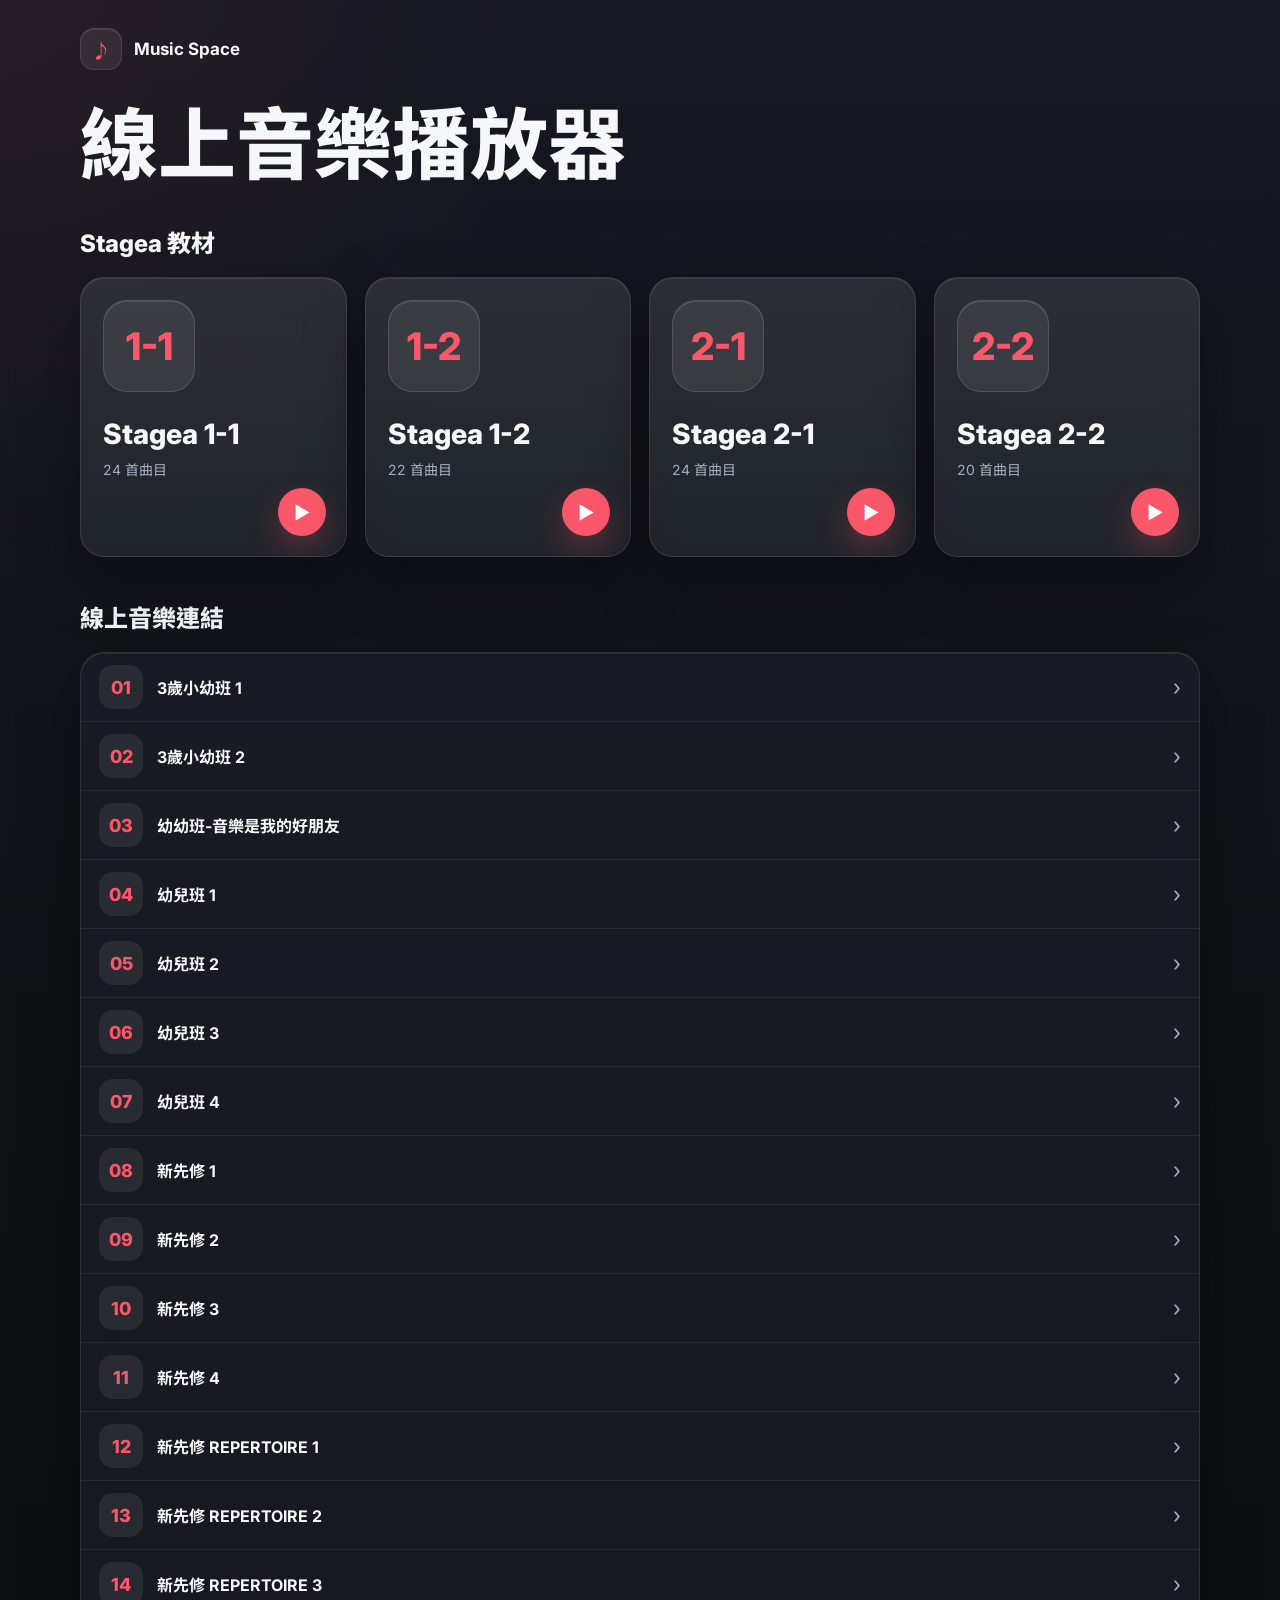
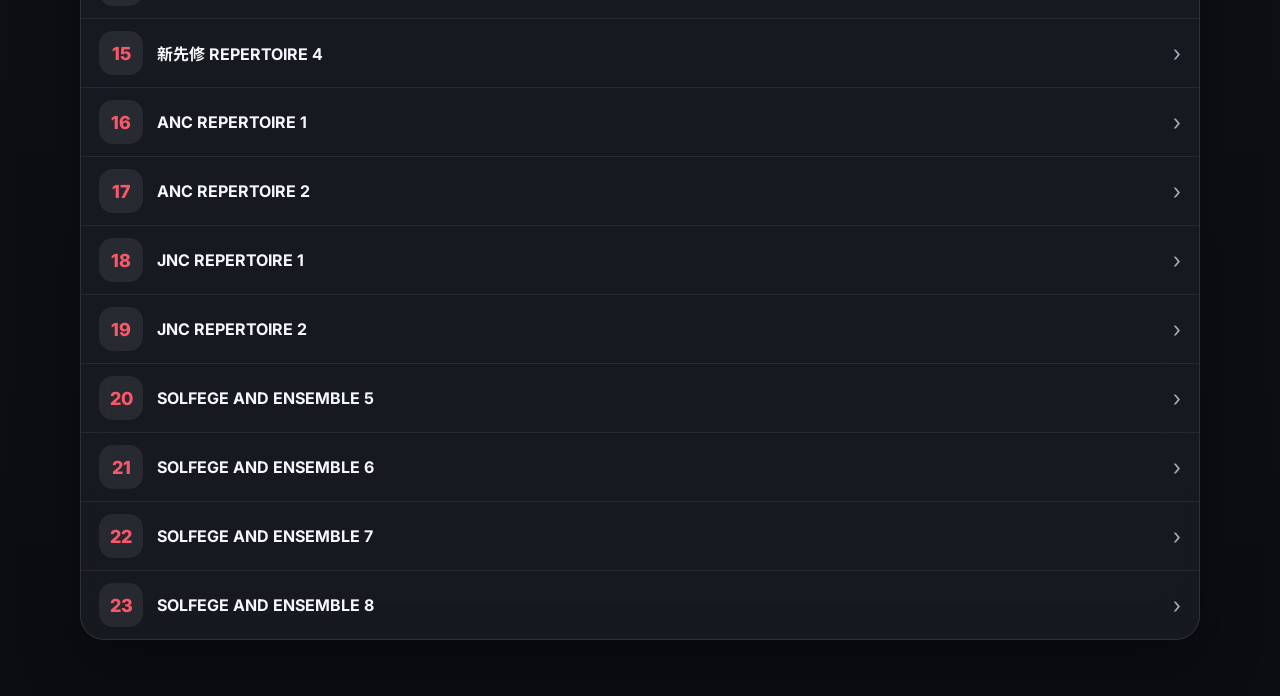
<file: index.html>
﻿<!DOCTYPE html>
<html lang="zh-TW">
<head>
    <meta charset="UTF-8">
    <meta name="viewport" content="width=device-width, initial-scale=1.0">
    <title>Stagea Music Library</title>
    <link rel="preconnect" href="https://fonts.googleapis.com">
    <link rel="preconnect" href="https://fonts.gstatic.com" crossorigin>
    <link href="https://fonts.googleapis.com/css2?family=Inter:wght@400;500;600;700;800&family=Noto+Sans+TC:wght@400;500;600;700;800&display=swap" rel="stylesheet">
    <style>
        :root {
            color-scheme: dark;
            --bg: #0F1115;
            --panel: rgba(28, 32, 40, 0.72);
            --panel-strong: rgba(28, 32, 40, 0.92);
            --surface: #151821;
            --surface-soft: rgba(255, 255, 255, 0.06);
            --line: rgba(255, 255, 255, 0.1);
            --text: #F5F7FA;
            --muted: #A7ADB8;
            --soft: #D9DEE7;
            --accent: #FA586A;
            --accent-soft: rgba(250, 88, 106, 0.18);
            --radius-lg: 24px;
            --radius-md: 20px;
            --shadow: 0 24px 60px rgba(0, 0, 0, 0.34);
        }

        * {
            box-sizing: border-box;
        }

        body {
            margin: 0;
            min-height: 100vh;
            background:
                radial-gradient(circle at top left, rgba(250, 88, 106, 0.08), transparent 34rem),
                linear-gradient(180deg, #151821 0%, var(--bg) 46%, #0B0D11 100%);
            color: var(--text);
            font-family: Inter, "Noto Sans TC", system-ui, -apple-system, BlinkMacSystemFont, "Segoe UI", sans-serif;
            -webkit-font-smoothing: antialiased;
        }

        a {
            color: inherit;
            text-decoration: none;
        }

        .shell {
            width: min(1120px, calc(100% - 32px));
            margin: 0 auto;
            padding: 28px 0 56px;
        }

        .topbar {
            display: flex;
            align-items: center;
            justify-content: space-between;
            gap: 16px;
            margin-bottom: 38px;
        }

        .brand {
            display: flex;
            align-items: center;
            gap: 12px;
            min-width: 0;
        }

        .mark {
            display: grid;
            width: 42px;
            height: 42px;
            place-items: center;
            border-radius: 14px;
            background: rgba(255, 255, 255, 0.08);
            border: 1px solid var(--line);
            box-shadow: inset 0 1px 0 rgba(255, 255, 255, 0.1);
            color: var(--accent);
            font-size: 20px;
            font-weight: 800;
        }

        .brand-title {
            margin: 0;
            font-size: 17px;
            font-weight: 700;
        }

        .brand-note {
            margin: 2px 0 0;
            color: var(--muted);
            font-size: 13px;
        }

        .hero {
            display: grid;
            gap: 14px;
            margin-bottom: 34px;
        }

        .eyebrow {
            margin: 0;
            color: var(--accent);
            font-size: 13px;
            font-weight: 700;
            letter-spacing: 0.08em;
            text-transform: uppercase;
        }

        h1 {
            max-width: 780px;
            margin: 0;
            color: var(--text);
            font-size: clamp(40px, 8vw, 78px);
            line-height: 0.95;
            font-weight: 800;
            letter-spacing: 0;
        }

        .intro {
            max-width: 620px;
            margin: 0;
            color: var(--soft);
            font-size: clamp(16px, 2.4vw, 19px);
            line-height: 1.75;
        }

        .section {
            margin-top: 42px;
        }

        .section-head {
            display: flex;
            align-items: end;
            justify-content: space-between;
            gap: 18px;
            margin-bottom: 18px;
        }

        h2 {
            margin: 0;
            font-size: 24px;
            font-weight: 800;
        }

        .section-meta {
            margin: 0;
            color: var(--muted);
            font-size: 14px;
        }

        .album-grid {
            display: grid;
            grid-template-columns: repeat(4, minmax(0, 1fr));
            gap: 18px;
        }

        .album-card {
            position: relative;
            min-height: 280px;
            overflow: hidden;
            padding: 22px;
            border: 1px solid var(--line);
            border-radius: var(--radius-lg);
            background: linear-gradient(180deg, rgba(255, 255, 255, 0.08), rgba(255, 255, 255, 0.03)), var(--panel);
            box-shadow: var(--shadow), inset 0 1px 0 rgba(255, 255, 255, 0.08);
            backdrop-filter: blur(22px);
            -webkit-backdrop-filter: blur(22px);
            transition: transform 220ms ease, border-color 220ms ease, background 220ms ease, box-shadow 220ms ease;
        }

        .album-card:hover {
            transform: translateY(-6px);
            border-color: rgba(250, 88, 106, 0.42);
            background: linear-gradient(180deg, rgba(250, 88, 106, 0.14), rgba(255, 255, 255, 0.04)), var(--panel-strong);
            box-shadow: 0 28px 70px rgba(0, 0, 0, 0.44), inset 0 1px 0 rgba(255, 255, 255, 0.1);
        }

        .album-symbol {
            display: grid;
            width: 92px;
            height: 92px;
            place-items: center;
            margin-bottom: 28px;
            border-radius: 24px;
            background: rgba(255, 255, 255, 0.08);
            border: 1px solid rgba(255, 255, 255, 0.12);
            color: var(--accent);
            font-size: 38px;
            font-weight: 800;
            box-shadow: inset 0 1px 0 rgba(255, 255, 255, 0.12);
        }

        .album-card h3 {
            margin: 0;
            font-size: 28px;
            line-height: 1.05;
            font-weight: 800;
        }

        .album-card p {
            margin: 10px 0 0;
            color: var(--muted);
            font-size: 14px;
            line-height: 1.55;
        }

        .play-chip {
            position: absolute;
            right: 20px;
            bottom: 20px;
            display: inline-flex;
            align-items: center;
            justify-content: center;
            width: 48px;
            height: 48px;
            border-radius: 50%;
            background: var(--accent);
            color: #fff;
            box-shadow: 0 14px 32px rgba(250, 88, 106, 0.28);
            font-size: 18px;
            transition: transform 220ms ease;
        }

        .album-card:hover .play-chip {
            transform: scale(1.06);
        }

        .library-list {
            overflow: hidden;
            border: 1px solid var(--line);
            border-radius: var(--radius-lg);
            background: rgba(28, 32, 40, 0.68);
            box-shadow: var(--shadow), inset 0 1px 0 rgba(255, 255, 255, 0.08);
            backdrop-filter: blur(22px);
            -webkit-backdrop-filter: blur(22px);
        }

        .library-item {
            display: grid;
            grid-template-columns: 44px minmax(0, 1fr) auto;
            align-items: center;
            gap: 14px;
            min-height: 68px;
            padding: 12px 18px;
            border-bottom: 1px solid rgba(255, 255, 255, 0.07);
            transition: background 180ms ease;
        }

        .library-item:last-child {
            border-bottom: 0;
        }

        .library-item:hover {
            background: rgba(255, 255, 255, 0.055);
        }

        .library-icon {
            display: grid;
            width: 44px;
            height: 44px;
            place-items: center;
            border-radius: 14px;
            background: rgba(255, 255, 255, 0.07);
            color: var(--accent);
            font-size: 18px;
            font-weight: 800;
        }

        .library-title {
            display: block;
            overflow: hidden;
            color: var(--text);
            font-size: 16px;
            font-weight: 700;
            text-overflow: ellipsis;
            white-space: nowrap;
        }

        .library-subtitle {
            display: block;
            margin-top: 3px;
            color: var(--muted);
            font-size: 13px;
        }

        .library-action {
            color: var(--muted);
            font-size: 22px;
        }

        @media (max-width: 980px) {
            .album-grid {
                grid-template-columns: repeat(2, minmax(0, 1fr));
            }
        }

        @media (max-width: 640px) {
            .shell {
                width: min(100% - 24px, 520px);
                padding-top: 18px;
            }

            .topbar {
                align-items: flex-start;
                margin-bottom: 28px;
            }

            .brand-note {
                display: none;
            }

            .hero {
                margin-bottom: 26px;
            }

            .section {
                margin-top: 34px;
            }

            .section-head {
                align-items: flex-start;
                flex-direction: column;
                gap: 6px;
            }

            .album-grid {
                grid-template-columns: 1fr;
                gap: 14px;
            }

            .album-card {
                min-height: 218px;
                padding: 20px;
            }

            .album-symbol {
                width: 74px;
                height: 74px;
                margin-bottom: 24px;
                border-radius: 20px;
                font-size: 30px;
            }

            .library-item {
                grid-template-columns: 40px minmax(0, 1fr) auto;
                gap: 12px;
                padding: 12px 14px;
            }

            .library-icon {
                width: 40px;
                height: 40px;
            }
        }
    </style>
</head>
<body>
    <main class="shell">
        <header class="topbar">
            <a class="brand" href="index.html" aria-label="Stagea Music Library 首頁">
                <span class="mark">♪</span>
                <span>
                    <strong class="brand-title">Music Space</strong>
                </span>
            </a>
        </header>

        <section class="hero">
            <h1>線上音樂播放器</h1>
        </section>

        <section class="section" aria-labelledby="stagea-title">
            <div class="section-head">
                <div>
                    <h2 id="stagea-title">Stagea 教材</h2>
                </div>
            </div>

            <div class="album-grid">
                <a class="album-card" href="1-1.html">
                    <span class="album-symbol">1-1</span>
                    <h3>Stagea 1-1</h3>
                    <p>24 首曲目</p>
                    <span class="play-chip" aria-hidden="true">▶</span>
                </a>

                <a class="album-card" href="1-2.html">
                    <span class="album-symbol">1-2</span>
                    <h3>Stagea 1-2</h3>
                    <p>22 首曲目</p>
                    <span class="play-chip" aria-hidden="true">▶</span>
                </a>

                <a class="album-card" href="2-1.html">
                    <span class="album-symbol">2-1</span>
                    <h3>Stagea 2-1</h3>
                    <p>24 首曲目</p>
                    <span class="play-chip" aria-hidden="true">▶</span>
                </a>

                <a class="album-card" href="2-2.html">
                    <span class="album-symbol">2-2</span>
                    <h3>Stagea 2-2</h3>
                    <p>20 首曲目</p>
                    <span class="play-chip" aria-hidden="true">▶</span>
                </a>
            </div>
        </section>

        <section class="section" aria-labelledby="online-title">
            <div class="section-head">
                <div>
                    <h2 id="online-title">線上音樂連結</h2>
                </div>
            </div>

            <div class="library-list">
    <a class="library-item" href="https://yms.ymm.co.jp/media/index.html?page=9003aff1958fe0e5869b0076831e9ad2" target="_blank" rel="noreferrer">
        <span class="library-icon">01</span>
        <span><span class="library-title">3歲小幼班 1</span></span>
        <span class="library-action">›</span>
    </a>

    <a class="library-item" href="https://yms.ymm.co.jp/media/index.html?page=63713616f8e8a829a11bd9cde25d6d66" target="_blank" rel="noreferrer">
        <span class="library-icon">02</span>
        <span><span class="library-title">3歲小幼班 2</span></span>
        <span class="library-action">›</span>
    </a>

    <a class="library-item" href="https://yms.ymm.co.jp/media/index.html?page=e10e6e6111a0007bc70e48c1682b5103" target="_blank" rel="noreferrer">
        <span class="library-icon">03</span>
        <span><span class="library-title">幼幼班-音樂是我的好朋友</span></span>
        <span class="library-action">›</span>
    </a>

    <a class="library-item" href="https://yms.ymm.co.jp/media/index.html?page=d33d924f32baaae9e4b7ce79c6117db8" target="_blank" rel="noreferrer">
        <span class="library-icon">04</span>
        <span><span class="library-title">幼兒班 1</span></span>
        <span class="library-action">›</span>
    </a>

    <a class="library-item" href="https://yms.ymm.co.jp/media/index.html?page=43fb4088ba2d592d5a06ba5a5b4f8d01" target="_blank" rel="noreferrer">
        <span class="library-icon">05</span>
        <span><span class="library-title">幼兒班 2</span></span>
        <span class="library-action">›</span>
    </a>

    <a class="library-item" href="https://yms.ymm.co.jp/media/index.html?page=4f4bdea5b5bf06afae410a366857b53d" target="_blank" rel="noreferrer">
        <span class="library-icon">06</span>
        <span><span class="library-title">幼兒班 3</span></span>
        <span class="library-action">›</span>
    </a>

    <a class="library-item" href="https://yms.ymm.co.jp/media/index.html?page=0994ee50cda6e7977cbabfaf4fc61bd4" target="_blank" rel="noreferrer">
        <span class="library-icon">07</span>
        <span><span class="library-title">幼兒班 4</span></span>
        <span class="library-action">›</span>
    </a>

    <a class="library-item" href="https://yms.ymm.co.jp/media/index.html?page=0388be88a616e03fab375c114a606939" target="_blank" rel="noreferrer">
        <span class="library-icon">08</span>
        <span><span class="library-title">新先修 1</span></span>
        <span class="library-action">›</span>
    </a>

    <a class="library-item" href="https://yms.ymm.co.jp/media/index.html?page=ca065c47b03df8cd802cb87cab3418ef" target="_blank" rel="noreferrer">
        <span class="library-icon">09</span>
        <span><span class="library-title">新先修 2</span></span>
        <span class="library-action">›</span>
    </a>

    <a class="library-item" href="https://yms.ymm.co.jp/media/index.html?page=ab87900f063711297f2e91dc09b51456" target="_blank" rel="noreferrer">
        <span class="library-icon">10</span>
        <span><span class="library-title">新先修 3</span></span>
        <span class="library-action">›</span>
    </a>

    <a class="library-item" href="https://yms.ymm.co.jp/media/index.html?page=ef2420e3713358ff266f1a95609c7608" target="_blank" rel="noreferrer">
        <span class="library-icon">11</span>
        <span><span class="library-title">新先修 4</span></span>
        <span class="library-action">›</span>
    </a>

    <a class="library-item" href="https://yms.ymm.co.jp/media/index.html?page=f08f75a92aab01d7dc9a98795e09e460" target="_blank" rel="noreferrer">
        <span class="library-icon">12</span>
        <span><span class="library-title">新先修 REPERTOIRE 1</span></span>
        <span class="library-action">›</span>
    </a>

    <a class="library-item" href="https://yms.ymm.co.jp/media/index.html?page=b0d4cfd2bf970534178d97139ea4d91d" target="_blank" rel="noreferrer">
        <span class="library-icon">13</span>
        <span><span class="library-title">新先修 REPERTOIRE 2</span></span>
        <span class="library-action">›</span>
    </a>

    <a class="library-item" href="https://yms.ymm.co.jp/media/index.html?page=0deb955a3abb6d78288273326a6bb8d1" target="_blank" rel="noreferrer">
        <span class="library-icon">14</span>
        <span><span class="library-title">新先修 REPERTOIRE 3</span></span>
        <span class="library-action">›</span>
    </a>

    <a class="library-item" href="https://yms.ymm.co.jp/media/index.html?page=ab8cc19f69ba56cbdae8e56f523b1040" target="_blank" rel="noreferrer">
        <span class="library-icon">15</span>
        <span><span class="library-title">新先修 REPERTOIRE 4</span></span>
        <span class="library-action">›</span>
    </a>

    <a class="library-item" href="https://yms.ymm.co.jp/media/index.html?page=381f035c5636efa58b88b8ac3543ec3e" target="_blank" rel="noreferrer">
        <span class="library-icon">16</span>
        <span><span class="library-title">ANC REPERTOIRE 1</span></span>
        <span class="library-action">›</span>
    </a>

    <a class="library-item" href="https://yms.ymm.co.jp/media/index.html?page=17a35558ceebd824fee9a050a46ccb45" target="_blank" rel="noreferrer">
        <span class="library-icon">17</span>
        <span><span class="library-title">ANC REPERTOIRE 2</span></span>
        <span class="library-action">›</span>
    </a>

    <a class="library-item" href="https://yms.ymm.co.jp/media/index.html?page=73eb4122c769bc370f8c42b6318bfc91" target="_blank" rel="noreferrer">
        <span class="library-icon">18</span>
        <span><span class="library-title">JNC REPERTOIRE 1</span></span>
        <span class="library-action">›</span>
    </a>

    <a class="library-item" href="https://yms.ymm.co.jp/media/index.html?page=cf5fb144994e9df97029f99fe42c0dbf" target="_blank" rel="noreferrer">
        <span class="library-icon">19</span>
        <span><span class="library-title">JNC REPERTOIRE 2</span></span>
        <span class="library-action">›</span>
    </a>

    <a class="library-item" href="https://yms.ymm.co.jp/media/index.html?page=0d9110111a4d1b114f919b7a3e5d36b5" target="_blank" rel="noreferrer">
        <span class="library-icon">20</span>
        <span><span class="library-title">SOLFEGE AND ENSEMBLE 5</span></span>
        <span class="library-action">›</span>
    </a>

    <a class="library-item" href="https://yms.ymm.co.jp/media/index.html?page=b4f3f4cc468b6dc94f1cbf7ca16aa59b" target="_blank" rel="noreferrer">
        <span class="library-icon">21</span>
        <span><span class="library-title">SOLFEGE AND ENSEMBLE 6</span></span>
        <span class="library-action">›</span>
    </a>

    <a class="library-item" href="https://yms.ymm.co.jp/media/index.html?page=149fbf28cf4783ff662c6b66c29497fa" target="_blank" rel="noreferrer">
        <span class="library-icon">22</span>
        <span><span class="library-title">SOLFEGE AND ENSEMBLE 7</span></span>
        <span class="library-action">›</span>
    </a>

    <a class="library-item" href="https://yms.ymm.co.jp/media/index.html?page=3589af9965a9b7c9295594772510b060" target="_blank" rel="noreferrer">
        <span class="library-icon">23</span>
        <span><span class="library-title">SOLFEGE AND ENSEMBLE 8</span></span>
        <span class="library-action">›</span>
    </a>
            </div>
        </section>
    </main>
</body>
</html>
</file>
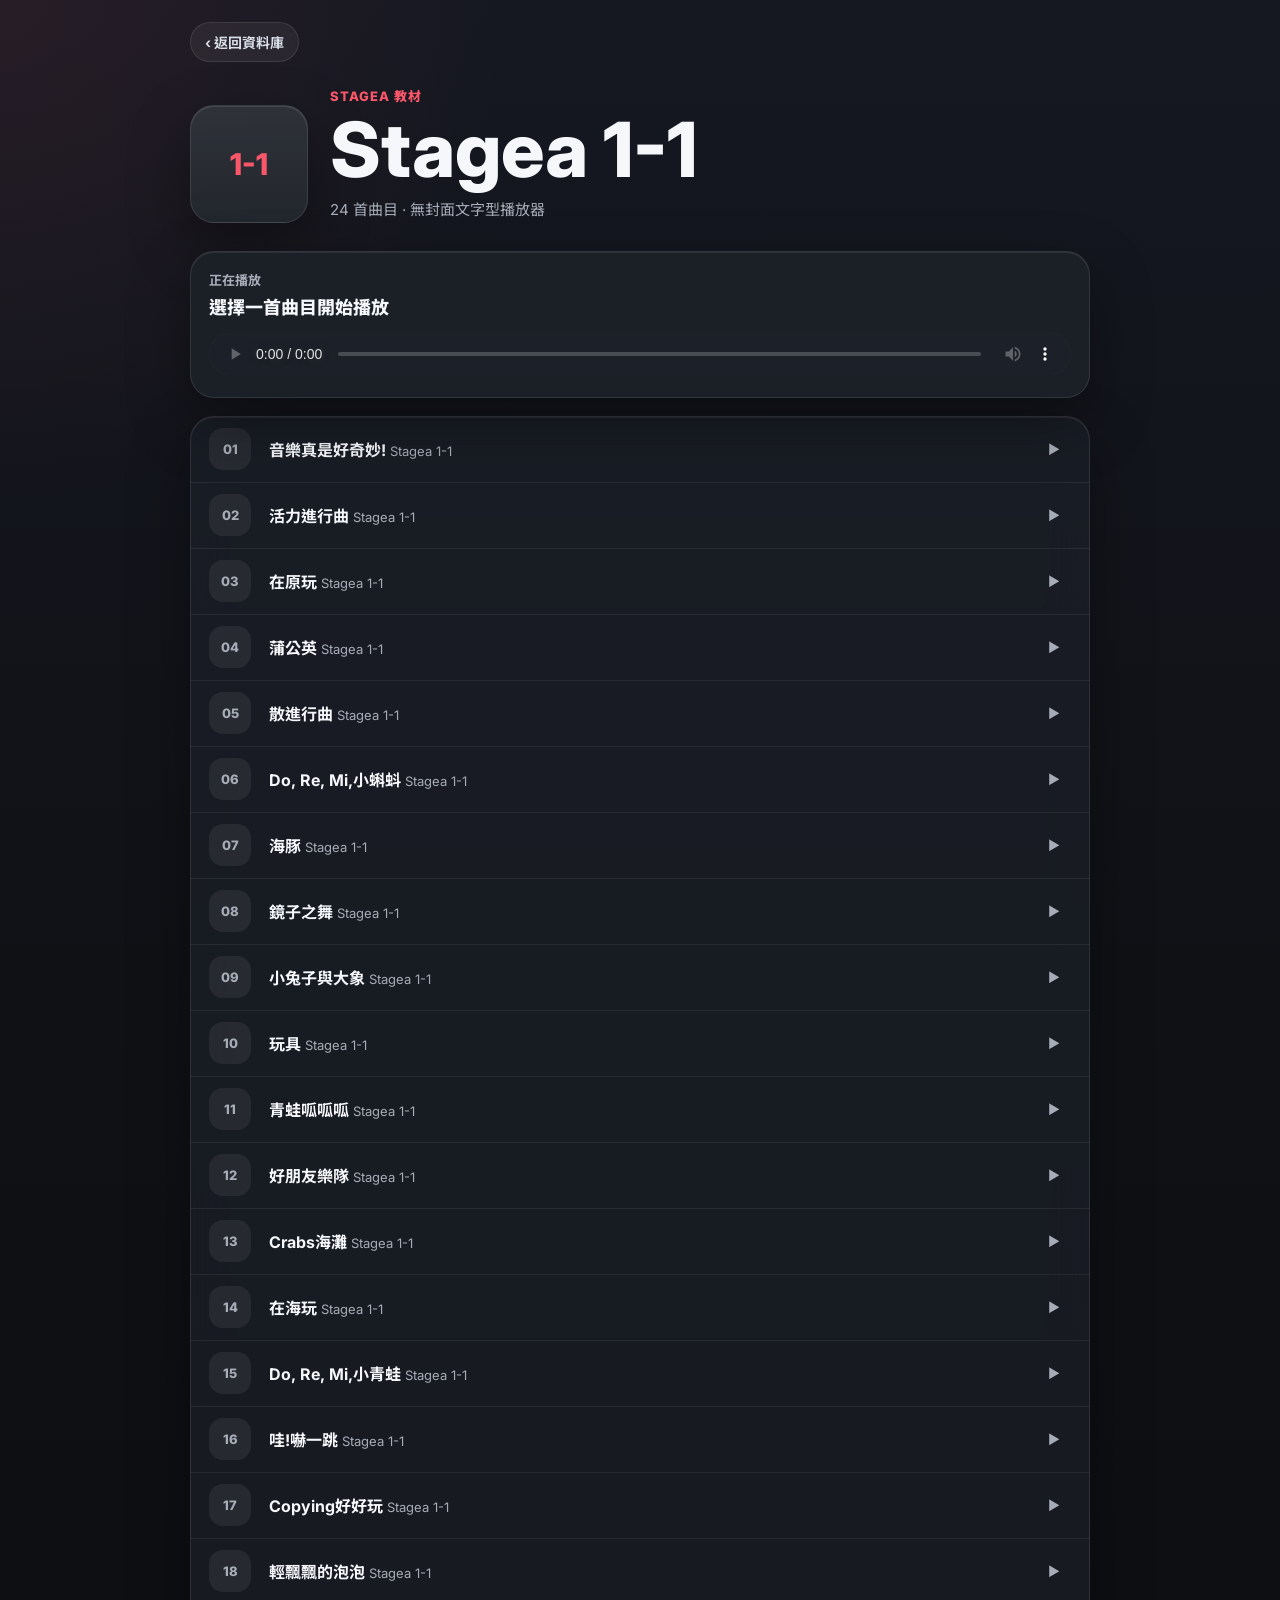
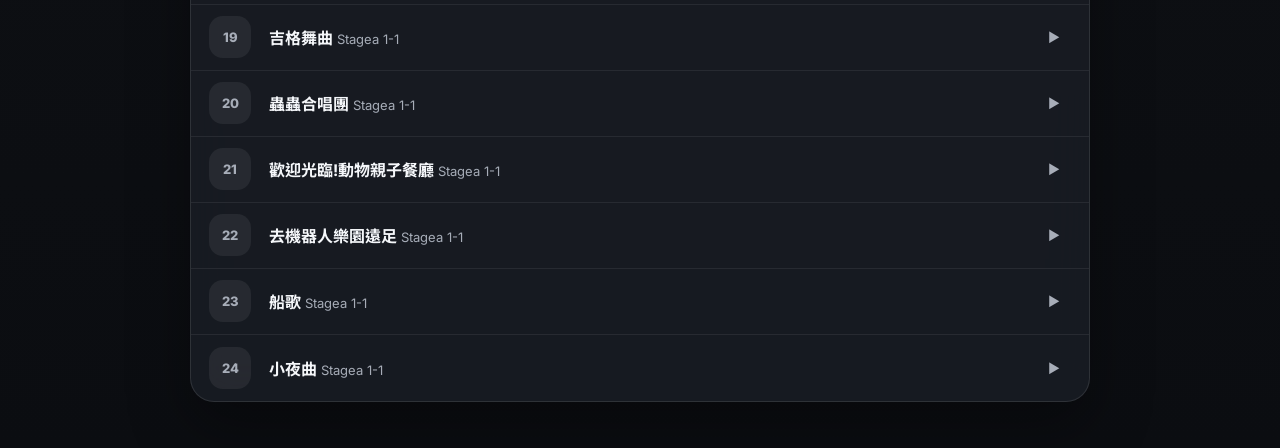
<file: 1-1.html>
<!DOCTYPE html>
<html lang="zh-TW">
<head>
    <meta charset="UTF-8">
    <meta name="viewport" content="width=device-width, initial-scale=1.0">
    <title>Stagea 1-1 | Music Library</title>
    <link rel="preconnect" href="https://fonts.googleapis.com">
    <link rel="preconnect" href="https://fonts.gstatic.com" crossorigin>
    <link href="https://fonts.googleapis.com/css2?family=Inter:wght@400;500;600;700;800&family=Noto+Sans+TC:wght@400;500;600;700;800&display=swap" rel="stylesheet">
    <style>
        :root {
            color-scheme: dark;
            --bg: #0F1115;
            --surface: #151821;
            --panel: rgba(28, 32, 40, 0.74);
            --panel-strong: rgba(28, 32, 40, 0.94);
            --line: rgba(255, 255, 255, 0.1);
            --text: #F5F7FA;
            --muted: #A7ADB8;
            --soft: #D9DEE7;
            --accent: #FA586A;
            --accent-soft: rgba(250, 88, 106, 0.16);
            --radius-lg: 24px;
            --radius-md: 20px;
            --shadow: 0 24px 60px rgba(0, 0, 0, 0.34);
        }

        * { box-sizing: border-box; }

        body {
            margin: 0;
            min-height: 100vh;
            background:
                radial-gradient(circle at top left, rgba(250, 88, 106, 0.08), transparent 32rem),
                linear-gradient(180deg, #151821 0%, var(--bg) 48%, #0B0D11 100%);
            color: var(--text);
            font-family: Inter, "Noto Sans TC", system-ui, -apple-system, BlinkMacSystemFont, "Segoe UI", sans-serif;
            -webkit-font-smoothing: antialiased;
        }

        button, audio { font: inherit; }

        .shell {
            width: min(900px, calc(100% - 32px));
            margin: 0 auto;
            padding: 22px 0 46px;
        }

        .back-link {
            display: inline-flex;
            align-items: center;
            gap: 8px;
            min-height: 40px;
            margin-bottom: 24px;
            padding: 8px 14px;
            border: 1px solid var(--line);
            border-radius: 999px;
            background: rgba(255, 255, 255, 0.06);
            color: var(--soft);
            text-decoration: none;
            font-size: 14px;
            font-weight: 700;
            backdrop-filter: blur(18px);
            -webkit-backdrop-filter: blur(18px);
            transition: transform 180ms ease, background 180ms ease;
        }

        .back-link:hover {
            transform: translateX(-3px);
            background: rgba(255, 255, 255, 0.1);
        }

        .hero {
            display: grid;
            grid-template-columns: 118px minmax(0, 1fr);
            gap: 22px;
            align-items: end;
            margin-bottom: 28px;
        }

        .album-symbol {
            display: grid;
            width: 118px;
            height: 118px;
            place-items: center;
            border: 1px solid var(--line);
            border-radius: var(--radius-lg);
            background: linear-gradient(180deg, rgba(255, 255, 255, 0.09), rgba(255, 255, 255, 0.035)), rgba(28, 32, 40, 0.82);
            box-shadow: var(--shadow), inset 0 1px 0 rgba(255, 255, 255, 0.1);
            color: var(--accent);
            font-size: 30px;
            font-weight: 800;
        }

        .eyebrow {
            margin: 0 0 8px;
            color: var(--accent);
            font-size: 13px;
            font-weight: 800;
            letter-spacing: 0.08em;
            text-transform: uppercase;
        }

        h1 {
            margin: 0;
            font-size: clamp(40px, 9vw, 76px);
            line-height: 0.96;
            font-weight: 800;
            letter-spacing: 0;
        }

        .summary {
            margin: 12px 0 0;
            color: var(--muted);
            font-size: 15px;
            line-height: 1.65;
        }

        .player-card {
            position: sticky;
            top: 14px;
            z-index: 10;
            margin-bottom: 18px;
            padding: 18px;
            border: 1px solid var(--line);
            border-radius: var(--radius-lg);
            background: var(--panel-strong);
            box-shadow: var(--shadow), inset 0 1px 0 rgba(255, 255, 255, 0.08);
            backdrop-filter: blur(24px);
            -webkit-backdrop-filter: blur(24px);
        }

        .now-label {
            margin: 0 0 4px;
            color: var(--muted);
            font-size: 13px;
            font-weight: 700;
        }

        #now-playing {
            display: block;
            margin-bottom: 14px;
            overflow: hidden;
            color: var(--text);
            font-size: 18px;
            font-weight: 800;
            text-overflow: ellipsis;
            white-space: nowrap;
        }

        audio {
            width: 100%;
            height: 42px;
            border-radius: 12px;
        }

        audio::-webkit-media-controls-panel {
            background-color: #1C2028;
        }

        .track-list {
            overflow: hidden;
            border: 1px solid var(--line);
            border-radius: var(--radius-lg);
            background: var(--panel);
            box-shadow: var(--shadow), inset 0 1px 0 rgba(255, 255, 255, 0.08);
            backdrop-filter: blur(22px);
            -webkit-backdrop-filter: blur(22px);
        }

        .track {
            display: grid;
            grid-template-columns: 46px minmax(0, 1fr) 34px;
            align-items: center;
            gap: 14px;
            width: 100%;
            min-height: 66px;
            padding: 10px 18px;
            border: 0;
            border-bottom: 1px solid rgba(255, 255, 255, 0.07);
            background: transparent;
            color: var(--text);
            cursor: pointer;
            text-align: left;
            transition: background 180ms ease;
        }

        .track:last-child { border-bottom: 0; }
        .track:hover { background: rgba(255, 255, 255, 0.055); }
        .track.active { background: var(--accent-soft); }

        .track-number {
            display: grid;
            width: 42px;
            height: 42px;
            place-items: center;
            border-radius: 14px;
            background: rgba(255, 255, 255, 0.065);
            color: var(--muted);
            font-size: 13px;
            font-weight: 800;
        }

        .track.active .track-number {
            background: var(--accent);
            color: #fff;
        }

        .track-title {
            overflow: hidden;
            font-size: 16px;
            font-weight: 700;
            text-overflow: ellipsis;
            white-space: nowrap;
        }

        .track-subtitle {
            margin-top: 3px;
            color: var(--muted);
            font-size: 13px;
        }

        .track-action {
            display: grid;
            width: 34px;
            height: 34px;
            place-items: center;
            border-radius: 50%;
            color: var(--muted);
            font-size: 13px;
        }

        .track.active .track-action {
            color: var(--accent);
        }

        @media (max-width: 640px) {
            .shell {
                width: min(100% - 24px, 520px);
                padding-top: 16px;
            }

            .hero {
                grid-template-columns: 86px minmax(0, 1fr);
                gap: 16px;
                align-items: center;
            }

            .album-symbol {
                width: 86px;
                height: 86px;
                border-radius: 22px;
                font-size: 24px;
            }

            .summary {
                font-size: 14px;
            }

            .player-card {
                top: 10px;
                padding: 14px;
            }

            #now-playing {
                font-size: 16px;
            }

            .track {
                grid-template-columns: 40px minmax(0, 1fr) 28px;
                gap: 12px;
                min-height: 62px;
                padding: 10px 14px;
            }

            .track-number {
                width: 38px;
                height: 38px;
                border-radius: 13px;
            }
        }
    </style>
</head>
<body>
    <main class="shell">
        <a class="back-link" href="index.html">‹ 返回資料庫</a>

        <section class="hero">
            <div class="album-symbol">1-1</div>
            <div>
                <p class="eyebrow">Stagea 教材</p>
                <h1>Stagea 1-1</h1>
                <p class="summary">24 首曲目 · 無封面文字型播放器</p>
            </div>
        </section>

        <section class="player-card" aria-label="播放器">
            <p class="now-label">正在播放</p>
            <span id="now-playing">選擇一首曲目開始播放</span>
            <audio id="main-player" controls preload="metadata"></audio>
        </section>

        <section id="track-list" class="track-list" aria-label="曲目列表"></section>
    </main>

    <script>
        const album = "1-1";
        const songs = [
            { no: "01", title: "音樂真是好奇妙!", file: "1-1_01_音樂真是好奇妙!.wav" },
            { no: "02", title: "活力進行曲", file: "1-1_02_活力進行曲.wav" },
            { no: "03", title: "在原玩", file: "1-1_03_在原玩.wav" },
            { no: "04", title: "蒲公英", file: "1-1_04_蒲公英.wav" },
            { no: "05", title: "散進行曲", file: "1-1_05_散進行曲.wav" },
            { no: "06", title: "Do, Re, Mi,小蝌蚪", file: "1-1_06_Do, Re, Mi,小蝌蚪.wav" },
            { no: "07", title: "海豚", file: "1-1_07_海豚.wav" },
            { no: "08", title: "鏡子之舞", file: "1-1_08_鏡子之舞.wav" },
            { no: "09", title: "小兔子與大象", file: "1-1_09_小兔子與大象.wav" },
            { no: "10", title: "玩具", file: "1-1_10_玩具.wav" },
            { no: "11", title: "青蛙呱呱呱", file: "1-1_11_青蛙呱呱呱.wav" },
            { no: "12", title: "好朋友樂隊", file: "1-1_12_好朋友樂隊.wav" },
            { no: "13", title: "Crabs海灘", file: "1-1_13_Crabs海灘.WAV" },
            { no: "14", title: "在海玩", file: "1-1_14_在海玩.wav" },
            { no: "15", title: "Do, Re, Mi,小青蛙", file: "1-1_15_Do, Re, Mi,小青蛙.wav" },
            { no: "16", title: "哇!嚇一跳", file: "1-1_16_哇!嚇一跳.wav" },
            { no: "17", title: "Copying好好玩", file: "1-1_17_Copying好好玩.WAV" },
            { no: "18", title: "輕飄飄的泡泡", file: "1-1_18_輕飄飄的泡泡.wav" },
            { no: "19", title: "吉格舞曲", file: "1-1_19_吉格舞曲.wav" },
            { no: "20", title: "蟲蟲合唱團", file: "1-1_20_蟲蟲合唱團.wav" },
            { no: "21", title: "歡迎光臨!動物親子餐廳", file: "1-1_21_歡迎光臨!動物親子餐廳.wav" },
            { no: "22", title: "去機器人樂園遠足", file: "1-1_22_去機器人樂園遠足.wav" },
            { no: "23", title: "船歌", file: "1-1_23_船歌.wav" },
            { no: "24", title: "小夜曲", file: "1-1_24_小夜曲.wav" }
        ];

        const player = document.getElementById("main-player");
        const nowPlaying = document.getElementById("now-playing");
        const trackList = document.getElementById("track-list");

        function musicPath(file) {
            return encodeURI(`Music for Stagea/${album}/${file}`);
        }

        function playSong(index) {
            const song = songs[index];
            document.querySelectorAll(".track").forEach((button) => button.classList.remove("active"));
            const current = document.querySelector(`[data-index="${index}"]`);
            current.classList.add("active");
            player.src = musicPath(song.file);
            nowPlaying.textContent = `${song.no} ${song.title}`;
            player.load();
            player.play().catch(() => {
                nowPlaying.textContent = `${song.no} ${song.title} · 點選播放鍵開始`;
            });
        }

        songs.forEach((song, index) => {
            const button = document.createElement("button");
            button.className = "track";
            button.type = "button";
            button.dataset.index = index;
            button.innerHTML = `
                <span class="track-number">${song.no}</span>
                <span>
                    <span class="track-title">${song.title}</span>
                    <span class="track-subtitle">Stagea ${album}</span>
                </span>
                <span class="track-action">▶</span>
            `;
            button.addEventListener("click", () => playSong(index));
            trackList.appendChild(button);
        });

        player.addEventListener("ended", () => {
            const active = document.querySelector(".track.active");
            const index = active ? Number(active.dataset.index) : -1;
            if (index >= 0 && index < songs.length - 1) {
                playSong(index + 1);
            } else {
                nowPlaying.textContent = "播放清單已結束";
            }
        });

        player.addEventListener("error", () => {
            nowPlaying.textContent = "音檔載入失敗，請確認檔案路徑";
        });
    </script>
</body>
</html>
</file>
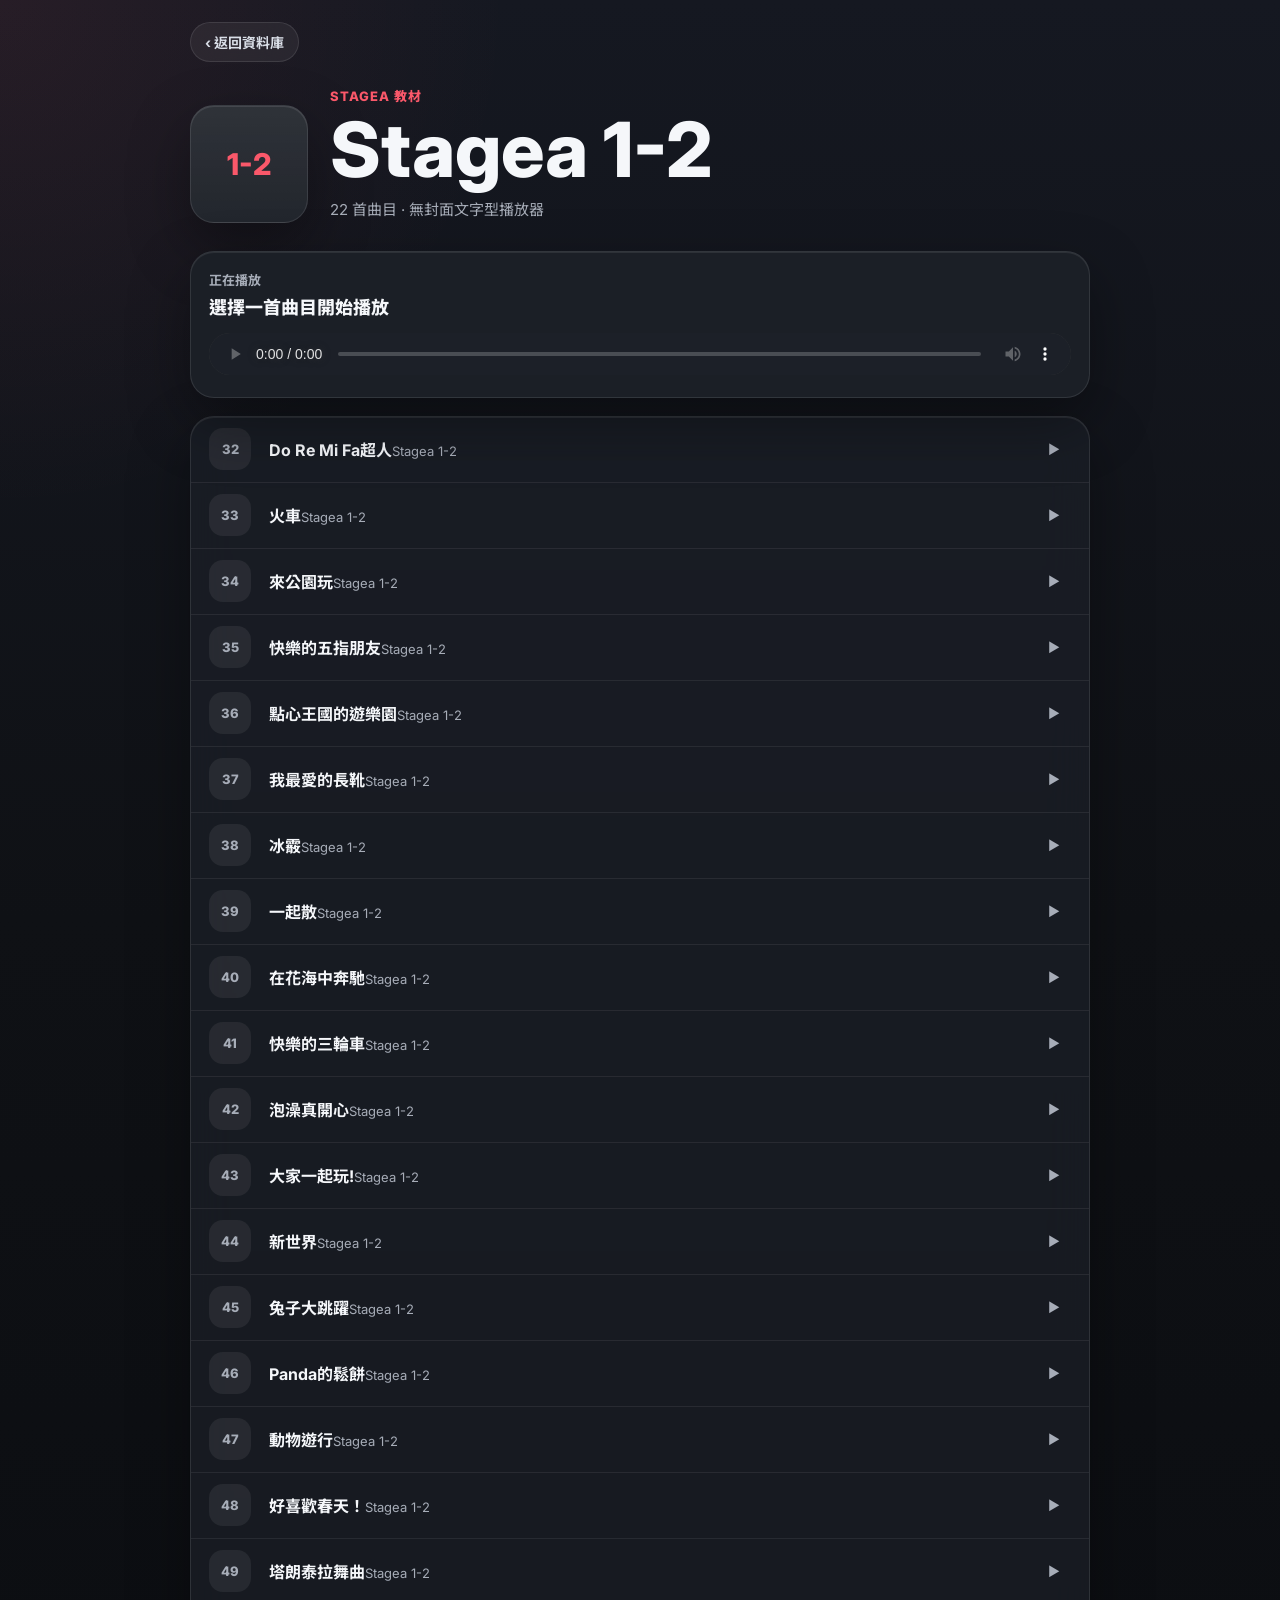
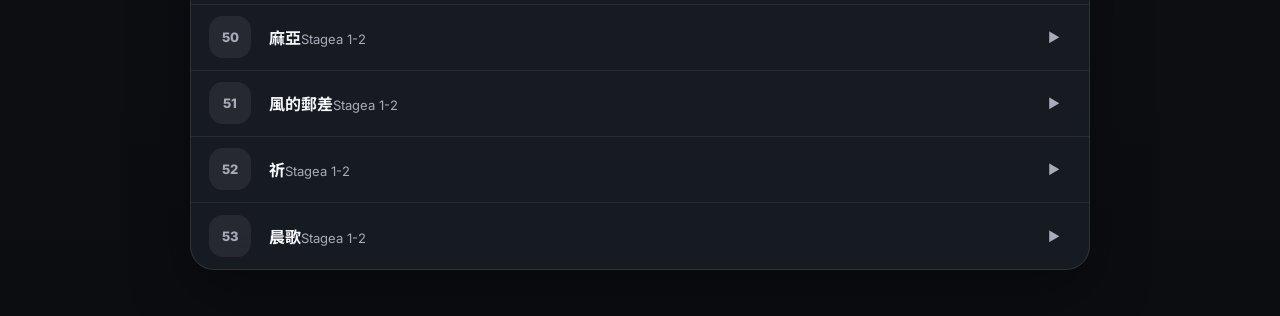
<file: 1-2.html>
<!DOCTYPE html>
<html lang="zh-TW">
<head>
    <meta charset="UTF-8">
    <meta name="viewport" content="width=device-width, initial-scale=1.0">
    <title>Stagea 1-2 | Music Library</title>
    <link rel="preconnect" href="https://fonts.googleapis.com">
    <link rel="preconnect" href="https://fonts.gstatic.com" crossorigin>
    <link href="https://fonts.googleapis.com/css2?family=Inter:wght@400;500;600;700;800&family=Noto+Sans+TC:wght@400;500;600;700;800&display=swap" rel="stylesheet">
    <style>
        :root{color-scheme:dark;--bg:#0F1115;--panel:rgba(28,32,40,.74);--panel-strong:rgba(28,32,40,.94);--line:rgba(255,255,255,.1);--text:#F5F7FA;--muted:#A7ADB8;--soft:#D9DEE7;--accent:#FA586A;--accent-soft:rgba(250,88,106,.16);--radius-lg:24px;--shadow:0 24px 60px rgba(0,0,0,.34)}
        *{box-sizing:border-box}body{margin:0;min-height:100vh;background:radial-gradient(circle at top left,rgba(250,88,106,.08),transparent 32rem),linear-gradient(180deg,#151821 0%,var(--bg) 48%,#0B0D11 100%);color:var(--text);font-family:Inter,"Noto Sans TC",system-ui,-apple-system,BlinkMacSystemFont,"Segoe UI",sans-serif;-webkit-font-smoothing:antialiased}button,audio{font:inherit}.shell{width:min(900px,calc(100% - 32px));margin:0 auto;padding:22px 0 46px}.back-link{display:inline-flex;align-items:center;gap:8px;min-height:40px;margin-bottom:24px;padding:8px 14px;border:1px solid var(--line);border-radius:999px;background:rgba(255,255,255,.06);color:var(--soft);text-decoration:none;font-size:14px;font-weight:700;backdrop-filter:blur(18px);-webkit-backdrop-filter:blur(18px);transition:transform .18s ease,background .18s ease}.back-link:hover{transform:translateX(-3px);background:rgba(255,255,255,.1)}.hero{display:grid;grid-template-columns:118px minmax(0,1fr);gap:22px;align-items:end;margin-bottom:28px}.album-symbol{display:grid;width:118px;height:118px;place-items:center;border:1px solid var(--line);border-radius:var(--radius-lg);background:linear-gradient(180deg,rgba(255,255,255,.09),rgba(255,255,255,.035)),rgba(28,32,40,.82);box-shadow:var(--shadow),inset 0 1px 0 rgba(255,255,255,.1);color:var(--accent);font-size:30px;font-weight:800}.eyebrow{margin:0 0 8px;color:var(--accent);font-size:13px;font-weight:800;letter-spacing:.08em;text-transform:uppercase}h1{margin:0;font-size:clamp(40px,9vw,76px);line-height:.96;font-weight:800;letter-spacing:0}.summary{margin:12px 0 0;color:var(--muted);font-size:15px;line-height:1.65}.player-card{position:sticky;top:14px;z-index:10;margin-bottom:18px;padding:18px;border:1px solid var(--line);border-radius:var(--radius-lg);background:var(--panel-strong);box-shadow:var(--shadow),inset 0 1px 0 rgba(255,255,255,.08);backdrop-filter:blur(24px);-webkit-backdrop-filter:blur(24px)}.now-label{margin:0 0 4px;color:var(--muted);font-size:13px;font-weight:700}#now-playing{display:block;margin-bottom:14px;overflow:hidden;color:var(--text);font-size:18px;font-weight:800;text-overflow:ellipsis;white-space:nowrap}audio{width:100%;height:42px;border-radius:12px}audio::-webkit-media-controls-panel{background-color:#1C2028}.track-list{overflow:hidden;border:1px solid var(--line);border-radius:var(--radius-lg);background:var(--panel);box-shadow:var(--shadow),inset 0 1px 0 rgba(255,255,255,.08);backdrop-filter:blur(22px);-webkit-backdrop-filter:blur(22px)}.track{display:grid;grid-template-columns:46px minmax(0,1fr) 34px;align-items:center;gap:14px;width:100%;min-height:66px;padding:10px 18px;border:0;border-bottom:1px solid rgba(255,255,255,.07);background:transparent;color:var(--text);cursor:pointer;text-align:left;transition:background .18s ease}.track:last-child{border-bottom:0}.track:hover{background:rgba(255,255,255,.055)}.track.active{background:var(--accent-soft)}.track-number{display:grid;width:42px;height:42px;place-items:center;border-radius:14px;background:rgba(255,255,255,.065);color:var(--muted);font-size:13px;font-weight:800}.track.active .track-number{background:var(--accent);color:#fff}.track-title{overflow:hidden;font-size:16px;font-weight:700;text-overflow:ellipsis;white-space:nowrap}.track-subtitle{margin-top:3px;color:var(--muted);font-size:13px}.track-action{display:grid;width:34px;height:34px;place-items:center;border-radius:50%;color:var(--muted);font-size:13px}.track.active .track-action{color:var(--accent)}@media (max-width:640px){.shell{width:min(100% - 24px,520px);padding-top:16px}.hero{grid-template-columns:86px minmax(0,1fr);gap:16px;align-items:center}.album-symbol{width:86px;height:86px;border-radius:22px;font-size:24px}.summary{font-size:14px}.player-card{top:10px;padding:14px}#now-playing{font-size:16px}.track{grid-template-columns:40px minmax(0,1fr) 28px;gap:12px;min-height:62px;padding:10px 14px}.track-number{width:38px;height:38px;border-radius:13px}}
    </style>
</head>
<body>
    <main class="shell">
        <a class="back-link" href="index.html">‹ 返回資料庫</a>
        <section class="hero">
            <div class="album-symbol">1-2</div>
            <div>
                <p class="eyebrow">Stagea 教材</p>
                <h1>Stagea 1-2</h1>
                <p class="summary">22 首曲目 · 無封面文字型播放器</p>
            </div>
        </section>
        <section class="player-card" aria-label="播放器">
            <p class="now-label">正在播放</p>
            <span id="now-playing">選擇一首曲目開始播放</span>
            <audio id="main-player" controls preload="metadata"></audio>
        </section>
        <section id="track-list" class="track-list" aria-label="曲目列表"></section>
    </main>
    <script>
        const album = "1-2";
        const songs = [
            { no: "32", title: "Do Re Mi Fa超人", file: "1-2_32_Do Re Mi Fa超人.wav" },
            { no: "33", title: "火車", file: "1-2_33_火車.wav" },
            { no: "34", title: "來公園玩", file: "1-2_34_來公園玩.wav" },
            { no: "35", title: "快樂的五指朋友", file: "1-2_35_快樂的五指朋友.wav" },
            { no: "36", title: "點心王國的遊樂園", file: "1-2_36_點心王國的遊樂園.wav" },
            { no: "37", title: "我最愛的長靴", file: "1-2_37_我最愛的長靴.wav" },
            { no: "38", title: "冰霰", file: "1-2_38_冰霰.wav" },
            { no: "39", title: "一起散", file: "1-2_39_一起散.wav" },
            { no: "40", title: "在花海中奔馳", file: "1-2_40_在花海中奔馳.wav" },
            { no: "41", title: "快樂的三輪車", file: "1-2_41_快樂的三輪車.wav" },
            { no: "42", title: "泡澡真開心", file: "1-2_42_泡澡真開心.wav" },
            { no: "43", title: "大家一起玩!", file: "1-2_43_大家一起玩!.wav" },
            { no: "44", title: "新世界", file: "1-2_44_新世界.wav" },
            { no: "45", title: "兔子大跳躍", file: "1-2_45_兔子大跳躍.wav" },
            { no: "46", title: "Panda的鬆餅", file: "1-2_46_Panda的鬆餅.wav" },
            { no: "47", title: "動物遊行", file: "1-2_47_動物遊行.wav" },
            { no: "48", title: "好喜歡春天！", file: "1-2_48_好喜歡春天！.wav" },
            { no: "49", title: "塔朗泰拉舞曲", file: "1-2_49_塔朗泰拉舞曲.wav" },
            { no: "50", title: "麻亞", file: "1-2_50_麻亞.wav" },
            { no: "51", title: "風的郵差", file: "1-2_51_風的郵差.wav" },
            { no: "52", title: "祈", file: "1-2_52_祈.wav" },
            { no: "53", title: "晨歌", file: "1-2_53_晨歌.wav" }
        ];
        const player = document.getElementById("main-player");
        const nowPlaying = document.getElementById("now-playing");
        const trackList = document.getElementById("track-list");
        const musicPath = (file) => encodeURI(`Music for Stagea/${album}/${file}`);
        function playSong(index) {
            const song = songs[index];
            document.querySelectorAll(".track").forEach((button) => button.classList.remove("active"));
            document.querySelector(`[data-index="${index}"]`).classList.add("active");
            player.src = musicPath(song.file);
            nowPlaying.textContent = `${song.no} ${song.title}`;
            player.load();
            player.play().catch(() => { nowPlaying.textContent = `${song.no} ${song.title} · 點選播放鍵開始`; });
        }
        songs.forEach((song, index) => {
            const button = document.createElement("button");
            button.className = "track";
            button.type = "button";
            button.dataset.index = index;
            button.innerHTML = `<span class="track-number">${song.no}</span><span><span class="track-title">${song.title}</span><span class="track-subtitle">Stagea ${album}</span></span><span class="track-action">▶</span>`;
            button.addEventListener("click", () => playSong(index));
            trackList.appendChild(button);
        });
        player.addEventListener("ended", () => {
            const active = document.querySelector(".track.active");
            const index = active ? Number(active.dataset.index) : -1;
            if (index >= 0 && index < songs.length - 1) playSong(index + 1);
            else nowPlaying.textContent = "播放清單已結束";
        });
        player.addEventListener("error", () => { nowPlaying.textContent = "音檔載入失敗，請確認檔案路徑"; });
    </script>
</body>
</html>
</file>
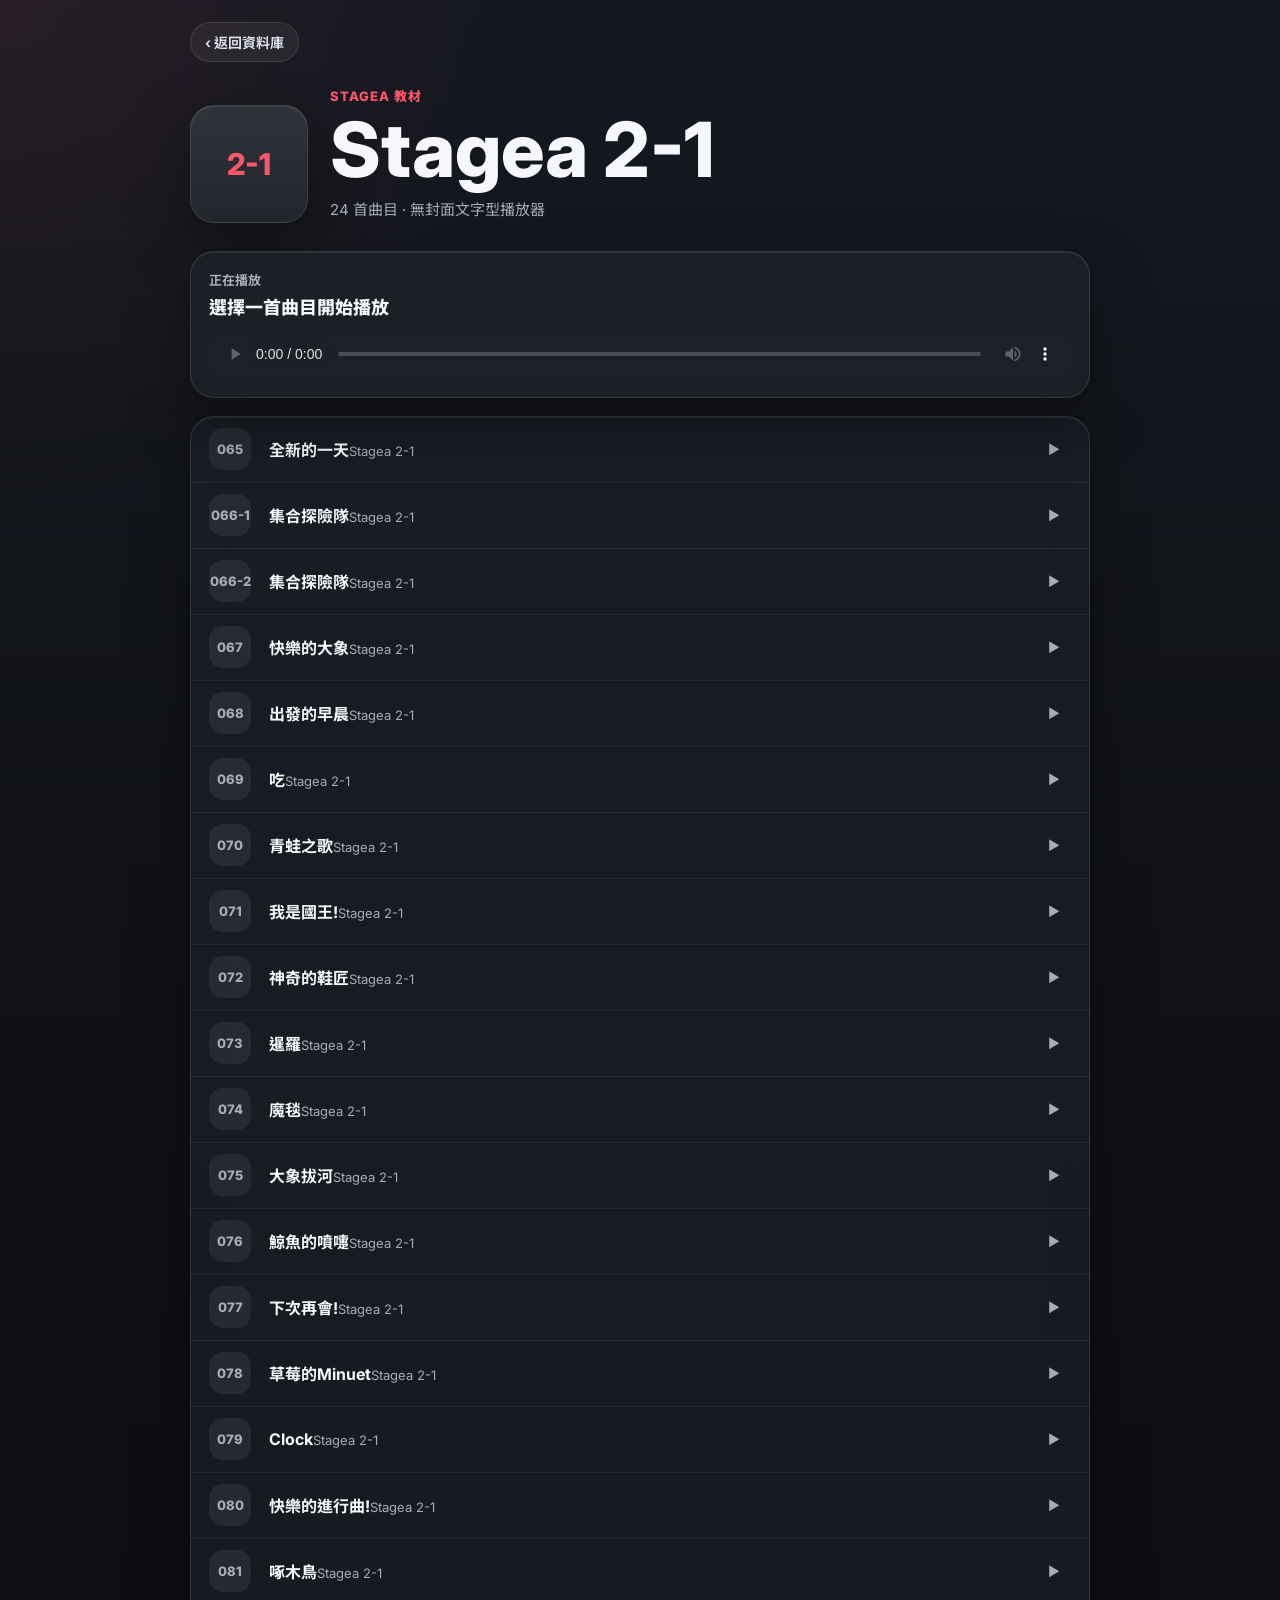
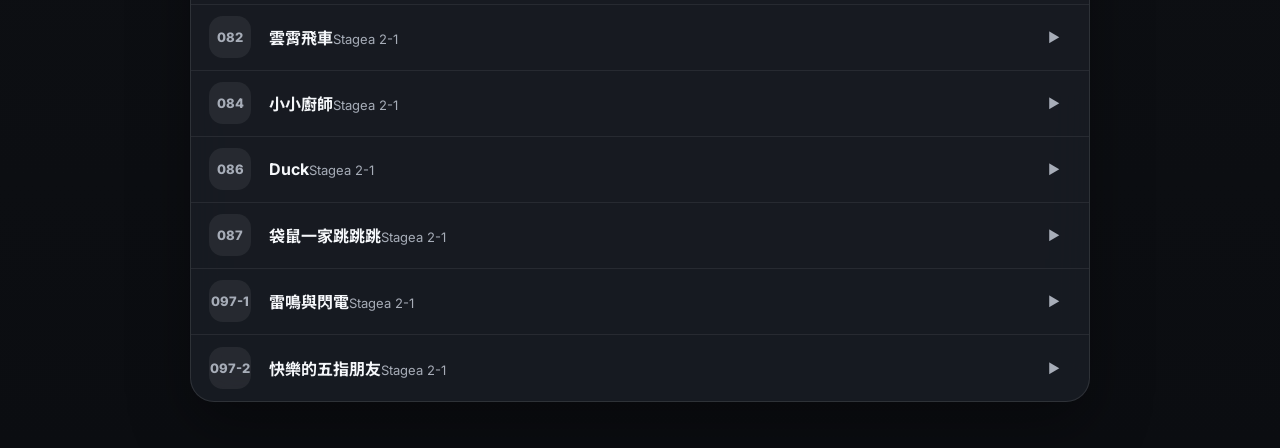
<file: 2-1.html>
<!DOCTYPE html>
<html lang="zh-TW">
<head>
    <meta charset="UTF-8">
    <meta name="viewport" content="width=device-width, initial-scale=1.0">
    <title>Stagea 2-1 | Music Library</title>
    <link rel="preconnect" href="https://fonts.googleapis.com">
    <link rel="preconnect" href="https://fonts.gstatic.com" crossorigin>
    <link href="https://fonts.googleapis.com/css2?family=Inter:wght@400;500;600;700;800&family=Noto+Sans+TC:wght@400;500;600;700;800&display=swap" rel="stylesheet">
    <style>
        :root{color-scheme:dark;--bg:#0F1115;--panel:rgba(28,32,40,.74);--panel-strong:rgba(28,32,40,.94);--line:rgba(255,255,255,.1);--text:#F5F7FA;--muted:#A7ADB8;--soft:#D9DEE7;--accent:#FA586A;--accent-soft:rgba(250,88,106,.16);--radius-lg:24px;--shadow:0 24px 60px rgba(0,0,0,.34)}
        *{box-sizing:border-box}body{margin:0;min-height:100vh;background:radial-gradient(circle at top left,rgba(250,88,106,.08),transparent 32rem),linear-gradient(180deg,#151821 0%,var(--bg) 48%,#0B0D11 100%);color:var(--text);font-family:Inter,"Noto Sans TC",system-ui,-apple-system,BlinkMacSystemFont,"Segoe UI",sans-serif;-webkit-font-smoothing:antialiased}button,audio{font:inherit}.shell{width:min(900px,calc(100% - 32px));margin:0 auto;padding:22px 0 46px}.back-link{display:inline-flex;align-items:center;gap:8px;min-height:40px;margin-bottom:24px;padding:8px 14px;border:1px solid var(--line);border-radius:999px;background:rgba(255,255,255,.06);color:var(--soft);text-decoration:none;font-size:14px;font-weight:700;backdrop-filter:blur(18px);-webkit-backdrop-filter:blur(18px);transition:transform .18s ease,background .18s ease}.back-link:hover{transform:translateX(-3px);background:rgba(255,255,255,.1)}.hero{display:grid;grid-template-columns:118px minmax(0,1fr);gap:22px;align-items:end;margin-bottom:28px}.album-symbol{display:grid;width:118px;height:118px;place-items:center;border:1px solid var(--line);border-radius:var(--radius-lg);background:linear-gradient(180deg,rgba(255,255,255,.09),rgba(255,255,255,.035)),rgba(28,32,40,.82);box-shadow:var(--shadow),inset 0 1px 0 rgba(255,255,255,.1);color:var(--accent);font-size:30px;font-weight:800}.eyebrow{margin:0 0 8px;color:var(--accent);font-size:13px;font-weight:800;letter-spacing:.08em;text-transform:uppercase}h1{margin:0;font-size:clamp(40px,9vw,76px);line-height:.96;font-weight:800;letter-spacing:0}.summary{margin:12px 0 0;color:var(--muted);font-size:15px;line-height:1.65}.player-card{position:sticky;top:14px;z-index:10;margin-bottom:18px;padding:18px;border:1px solid var(--line);border-radius:var(--radius-lg);background:var(--panel-strong);box-shadow:var(--shadow),inset 0 1px 0 rgba(255,255,255,.08);backdrop-filter:blur(24px);-webkit-backdrop-filter:blur(24px)}.now-label{margin:0 0 4px;color:var(--muted);font-size:13px;font-weight:700}#now-playing{display:block;margin-bottom:14px;overflow:hidden;color:var(--text);font-size:18px;font-weight:800;text-overflow:ellipsis;white-space:nowrap}audio{width:100%;height:42px;border-radius:12px}audio::-webkit-media-controls-panel{background-color:#1C2028}.track-list{overflow:hidden;border:1px solid var(--line);border-radius:var(--radius-lg);background:var(--panel);box-shadow:var(--shadow),inset 0 1px 0 rgba(255,255,255,.08);backdrop-filter:blur(22px);-webkit-backdrop-filter:blur(22px)}.track{display:grid;grid-template-columns:46px minmax(0,1fr) 34px;align-items:center;gap:14px;width:100%;min-height:66px;padding:10px 18px;border:0;border-bottom:1px solid rgba(255,255,255,.07);background:transparent;color:var(--text);cursor:pointer;text-align:left;transition:background .18s ease}.track:last-child{border-bottom:0}.track:hover{background:rgba(255,255,255,.055)}.track.active{background:var(--accent-soft)}.track-number{display:grid;width:42px;height:42px;place-items:center;border-radius:14px;background:rgba(255,255,255,.065);color:var(--muted);font-size:13px;font-weight:800}.track.active .track-number{background:var(--accent);color:#fff}.track-title{overflow:hidden;font-size:16px;font-weight:700;text-overflow:ellipsis;white-space:nowrap}.track-subtitle{margin-top:3px;color:var(--muted);font-size:13px}.track-action{display:grid;width:34px;height:34px;place-items:center;border-radius:50%;color:var(--muted);font-size:13px}.track.active .track-action{color:var(--accent)}@media (max-width:640px){.shell{width:min(100% - 24px,520px);padding-top:16px}.hero{grid-template-columns:86px minmax(0,1fr);gap:16px;align-items:center}.album-symbol{width:86px;height:86px;border-radius:22px;font-size:24px}.summary{font-size:14px}.player-card{top:10px;padding:14px}#now-playing{font-size:16px}.track{grid-template-columns:40px minmax(0,1fr) 28px;gap:12px;min-height:62px;padding:10px 14px}.track-number{width:38px;height:38px;border-radius:13px}}
    </style>
</head>
<body>
    <main class="shell">
        <a class="back-link" href="index.html">‹ 返回資料庫</a>
        <section class="hero">
            <div class="album-symbol">2-1</div>
            <div>
                <p class="eyebrow">Stagea 教材</p>
                <h1>Stagea 2-1</h1>
                <p class="summary">24 首曲目 · 無封面文字型播放器</p>
            </div>
        </section>
        <section class="player-card" aria-label="播放器">
            <p class="now-label">正在播放</p>
            <span id="now-playing">選擇一首曲目開始播放</span>
            <audio id="main-player" controls preload="metadata"></audio>
        </section>
        <section id="track-list" class="track-list" aria-label="曲目列表"></section>
    </main>
    <script>
        const album = "2-1";
        const songs = [
            { no: "065", title: "全新的一天", file: "2-1_065_全新的一天.wav" },
            { no: "066-1", title: "集合探險隊", file: "2-1_066_1集合探險隊.wav" },
            { no: "066-2", title: "集合探險隊", file: "2-1_066_2集合探險隊.wav" },
            { no: "067", title: "快樂的大象", file: "2-1_067_快樂的大象.wav" },
            { no: "068", title: "出發的早晨", file: "2-1_068_出發的早晨.wav" },
            { no: "069", title: "吃", file: "2-1_069_吃.wav" },
            { no: "070", title: "青蛙之歌", file: "2-1_070_青蛙之歌.wav" },
            { no: "071", title: "我是國王!", file: "2-1_071_我是國王!.wav" },
            { no: "072", title: "神奇的鞋匠", file: "2-1_072_神奇的鞋匠.wav" },
            { no: "073", title: "暹羅", file: "2-1_073_暹羅.wav" },
            { no: "074", title: "魔毯", file: "2-1_074_魔毯.wav" },
            { no: "075", title: "大象拔河", file: "2-1_075_大象拔河.wav" },
            { no: "076", title: "鯨魚的噴嚏", file: "2-1_076_鯨魚的噴嚏.wav" },
            { no: "077", title: "下次再會!", file: "2-1_077_下次再會!.wav" },
            { no: "078", title: "草莓的Minuet", file: "2-1_078_草莓的Minuet.WAV" },
            { no: "079", title: "Clock", file: "2-1_079_Clock.wav" },
            { no: "080", title: "快樂的進行曲!", file: "2-1_080_快樂的進行曲!.wav" },
            { no: "081", title: "啄木鳥", file: "2-1_081_啄木鳥.wav" },
            { no: "082", title: "雲霄飛車", file: "2-1_082_雲霄飛車.wav" },
            { no: "084", title: "小小廚師", file: "2-1_084_小小廚師.wav" },
            { no: "086", title: "Duck", file: "2-1_086_Duck.wav" },
            { no: "087", title: "袋鼠一家跳跳跳", file: "2-1_087_袋鼠一家跳跳跳.wav" },
            { no: "097-1", title: "雷鳴與閃電", file: "2-1_097_1雷鳴與閃電.WAV" },
            { no: "097-2", title: "快樂的五指朋友", file: "2-1_097_2快樂的五指朋友.wav" }
        ];
        const player = document.getElementById("main-player");
        const nowPlaying = document.getElementById("now-playing");
        const trackList = document.getElementById("track-list");
        const musicPath = (file) => encodeURI(`Music for Stagea/${album}/${file}`);
        function playSong(index) {
            const song = songs[index];
            document.querySelectorAll(".track").forEach((button) => button.classList.remove("active"));
            document.querySelector(`[data-index="${index}"]`).classList.add("active");
            player.src = musicPath(song.file);
            nowPlaying.textContent = `${song.no} ${song.title}`;
            player.load();
            player.play().catch(() => { nowPlaying.textContent = `${song.no} ${song.title} · 點選播放鍵開始`; });
        }
        songs.forEach((song, index) => {
            const button = document.createElement("button");
            button.className = "track";
            button.type = "button";
            button.dataset.index = index;
            button.innerHTML = `<span class="track-number">${song.no}</span><span><span class="track-title">${song.title}</span><span class="track-subtitle">Stagea ${album}</span></span><span class="track-action">▶</span>`;
            button.addEventListener("click", () => playSong(index));
            trackList.appendChild(button);
        });
        player.addEventListener("ended", () => {
            const active = document.querySelector(".track.active");
            const index = active ? Number(active.dataset.index) : -1;
            if (index >= 0 && index < songs.length - 1) playSong(index + 1);
            else nowPlaying.textContent = "播放清單已結束";
        });
        player.addEventListener("error", () => { nowPlaying.textContent = "音檔載入失敗，請確認檔案路徑"; });
    </script>
</body>
</html>
</file>
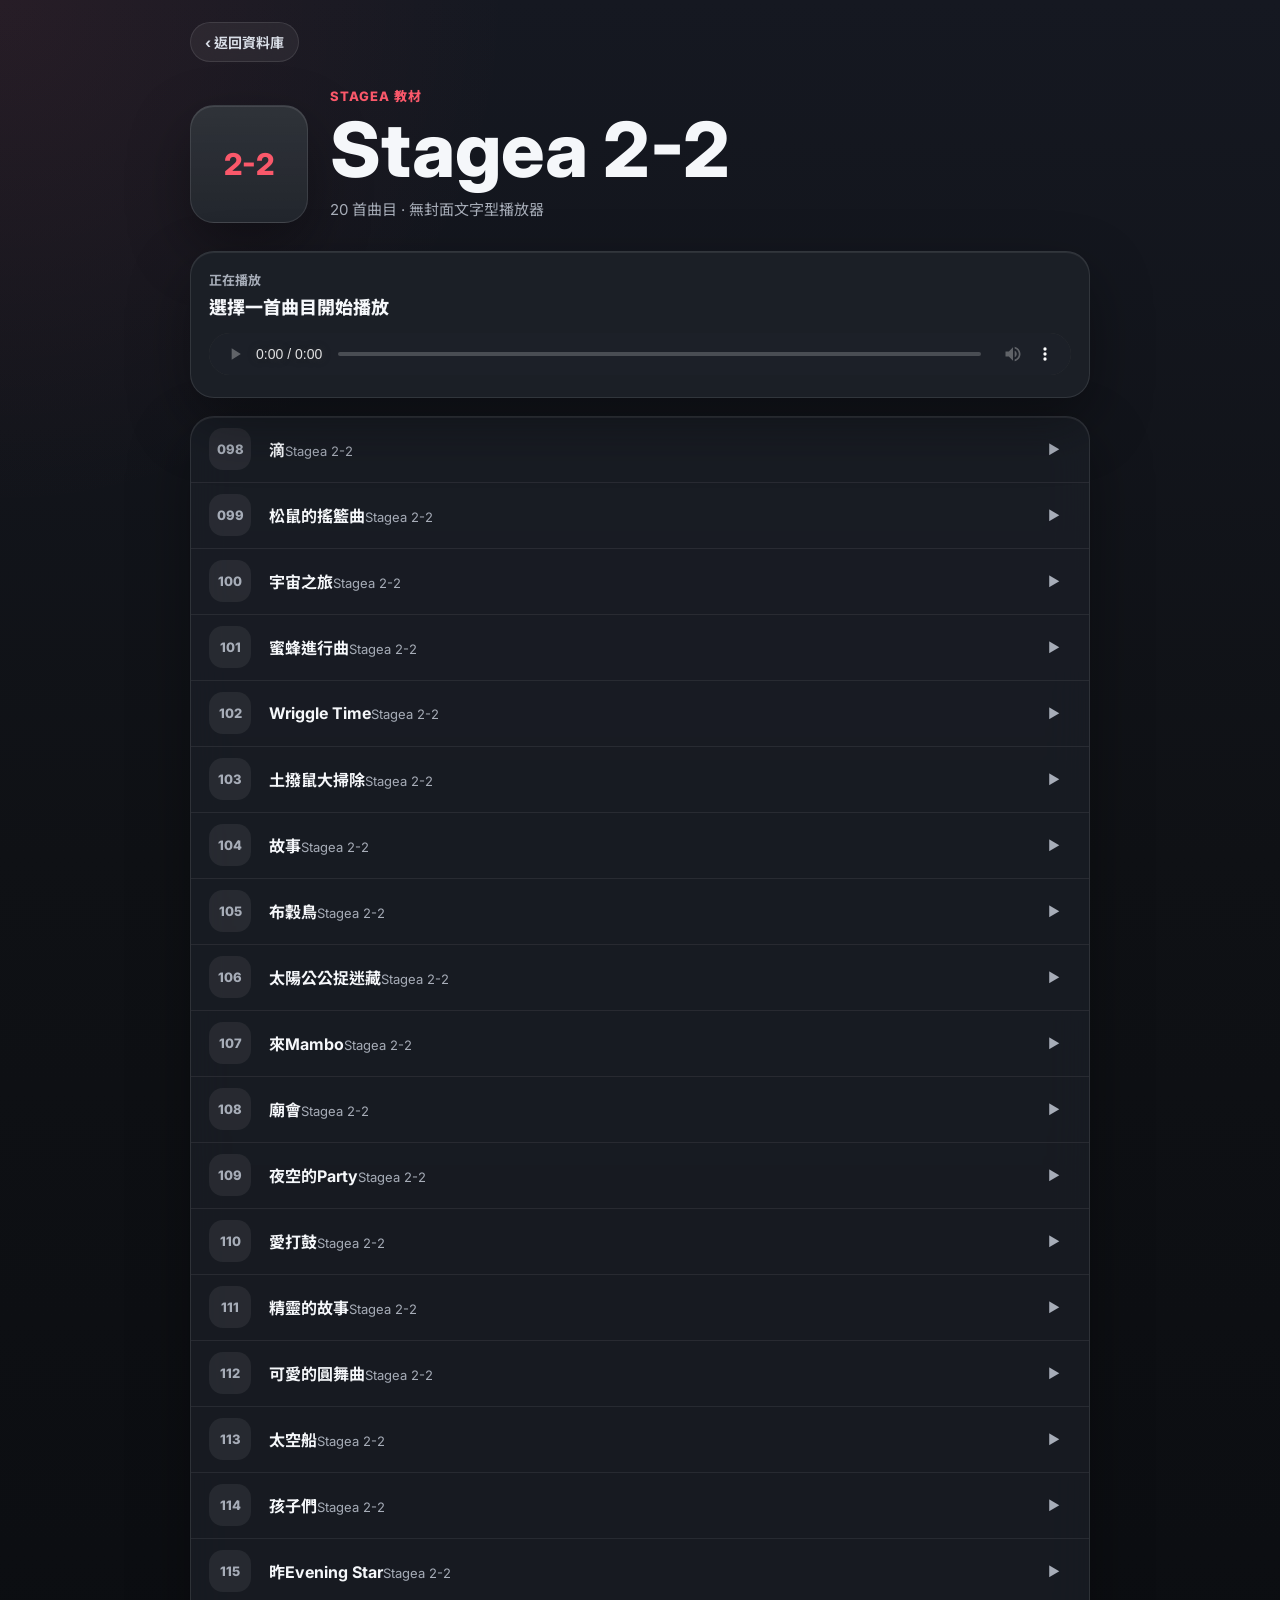
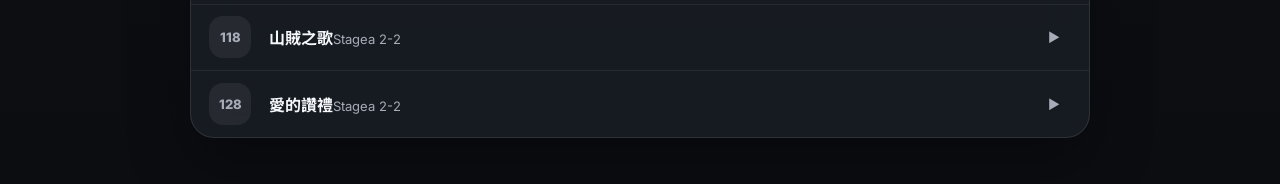
<file: 2-2.html>
<!DOCTYPE html>
<html lang="zh-TW">
<head>
    <meta charset="UTF-8">
    <meta name="viewport" content="width=device-width, initial-scale=1.0">
    <title>Stagea 2-2 | Music Library</title>
    <link rel="preconnect" href="https://fonts.googleapis.com">
    <link rel="preconnect" href="https://fonts.gstatic.com" crossorigin>
    <link href="https://fonts.googleapis.com/css2?family=Inter:wght@400;500;600;700;800&family=Noto+Sans+TC:wght@400;500;600;700;800&display=swap" rel="stylesheet">
    <style>
        :root{color-scheme:dark;--bg:#0F1115;--panel:rgba(28,32,40,.74);--panel-strong:rgba(28,32,40,.94);--line:rgba(255,255,255,.1);--text:#F5F7FA;--muted:#A7ADB8;--soft:#D9DEE7;--accent:#FA586A;--accent-soft:rgba(250,88,106,.16);--radius-lg:24px;--shadow:0 24px 60px rgba(0,0,0,.34)}
        *{box-sizing:border-box}body{margin:0;min-height:100vh;background:radial-gradient(circle at top left,rgba(250,88,106,.08),transparent 32rem),linear-gradient(180deg,#151821 0%,var(--bg) 48%,#0B0D11 100%);color:var(--text);font-family:Inter,"Noto Sans TC",system-ui,-apple-system,BlinkMacSystemFont,"Segoe UI",sans-serif;-webkit-font-smoothing:antialiased}button,audio{font:inherit}.shell{width:min(900px,calc(100% - 32px));margin:0 auto;padding:22px 0 46px}.back-link{display:inline-flex;align-items:center;gap:8px;min-height:40px;margin-bottom:24px;padding:8px 14px;border:1px solid var(--line);border-radius:999px;background:rgba(255,255,255,.06);color:var(--soft);text-decoration:none;font-size:14px;font-weight:700;backdrop-filter:blur(18px);-webkit-backdrop-filter:blur(18px);transition:transform .18s ease,background .18s ease}.back-link:hover{transform:translateX(-3px);background:rgba(255,255,255,.1)}.hero{display:grid;grid-template-columns:118px minmax(0,1fr);gap:22px;align-items:end;margin-bottom:28px}.album-symbol{display:grid;width:118px;height:118px;place-items:center;border:1px solid var(--line);border-radius:var(--radius-lg);background:linear-gradient(180deg,rgba(255,255,255,.09),rgba(255,255,255,.035)),rgba(28,32,40,.82);box-shadow:var(--shadow),inset 0 1px 0 rgba(255,255,255,.1);color:var(--accent);font-size:30px;font-weight:800}.eyebrow{margin:0 0 8px;color:var(--accent);font-size:13px;font-weight:800;letter-spacing:.08em;text-transform:uppercase}h1{margin:0;font-size:clamp(40px,9vw,76px);line-height:.96;font-weight:800;letter-spacing:0}.summary{margin:12px 0 0;color:var(--muted);font-size:15px;line-height:1.65}.player-card{position:sticky;top:14px;z-index:10;margin-bottom:18px;padding:18px;border:1px solid var(--line);border-radius:var(--radius-lg);background:var(--panel-strong);box-shadow:var(--shadow),inset 0 1px 0 rgba(255,255,255,.08);backdrop-filter:blur(24px);-webkit-backdrop-filter:blur(24px)}.now-label{margin:0 0 4px;color:var(--muted);font-size:13px;font-weight:700}#now-playing{display:block;margin-bottom:14px;overflow:hidden;color:var(--text);font-size:18px;font-weight:800;text-overflow:ellipsis;white-space:nowrap}audio{width:100%;height:42px;border-radius:12px}audio::-webkit-media-controls-panel{background-color:#1C2028}.track-list{overflow:hidden;border:1px solid var(--line);border-radius:var(--radius-lg);background:var(--panel);box-shadow:var(--shadow),inset 0 1px 0 rgba(255,255,255,.08);backdrop-filter:blur(22px);-webkit-backdrop-filter:blur(22px)}.track{display:grid;grid-template-columns:46px minmax(0,1fr) 34px;align-items:center;gap:14px;width:100%;min-height:66px;padding:10px 18px;border:0;border-bottom:1px solid rgba(255,255,255,.07);background:transparent;color:var(--text);cursor:pointer;text-align:left;transition:background .18s ease}.track:last-child{border-bottom:0}.track:hover{background:rgba(255,255,255,.055)}.track.active{background:var(--accent-soft)}.track-number{display:grid;width:42px;height:42px;place-items:center;border-radius:14px;background:rgba(255,255,255,.065);color:var(--muted);font-size:13px;font-weight:800}.track.active .track-number{background:var(--accent);color:#fff}.track-title{overflow:hidden;font-size:16px;font-weight:700;text-overflow:ellipsis;white-space:nowrap}.track-subtitle{margin-top:3px;color:var(--muted);font-size:13px}.track-action{display:grid;width:34px;height:34px;place-items:center;border-radius:50%;color:var(--muted);font-size:13px}.track.active .track-action{color:var(--accent)}@media (max-width:640px){.shell{width:min(100% - 24px,520px);padding-top:16px}.hero{grid-template-columns:86px minmax(0,1fr);gap:16px;align-items:center}.album-symbol{width:86px;height:86px;border-radius:22px;font-size:24px}.summary{font-size:14px}.player-card{top:10px;padding:14px}#now-playing{font-size:16px}.track{grid-template-columns:40px minmax(0,1fr) 28px;gap:12px;min-height:62px;padding:10px 14px}.track-number{width:38px;height:38px;border-radius:13px}}
    </style>
</head>
<body>
    <main class="shell">
        <a class="back-link" href="index.html">‹ 返回資料庫</a>
        <section class="hero">
            <div class="album-symbol">2-2</div>
            <div>
                <p class="eyebrow">Stagea 教材</p>
                <h1>Stagea 2-2</h1>
                <p class="summary">20 首曲目 · 無封面文字型播放器</p>
            </div>
        </section>
        <section class="player-card" aria-label="播放器">
            <p class="now-label">正在播放</p>
            <span id="now-playing">選擇一首曲目開始播放</span>
            <audio id="main-player" controls preload="metadata"></audio>
        </section>
        <section id="track-list" class="track-list" aria-label="曲目列表"></section>
    </main>
    <script>
        const album = "2-2";
        const songs = [
            { no: "098", title: "滴", file: "2-2_098_滴.wav" },
            { no: "099", title: "松鼠的搖籃曲", file: "2-2_099_松鼠的搖籃曲.wav" },
            { no: "100", title: "宇宙之旅", file: "2-2_100_宇宙之旅.wav" },
            { no: "101", title: "蜜蜂進行曲", file: "2-2_101_蜜蜂進行曲.wav" },
            { no: "102", title: "Wriggle Time", file: "2-2_102_Wriggle Time.WAV" },
            { no: "103", title: "土撥鼠大掃除", file: "2-2_103_土撥鼠大掃除.wav" },
            { no: "104", title: "故事", file: "2-2_104_故事.wav" },
            { no: "105", title: "布穀鳥", file: "2-2_105_布穀鳥.wav" },
            { no: "106", title: "太陽公公捉迷藏", file: "2-2_106_太陽公公捉迷藏.wav" },
            { no: "107", title: "來Mambo", file: "2-2_107_來Mambo.WAV" },
            { no: "108", title: "廟會", file: "2-2_108_廟會.wav" },
            { no: "109", title: "夜空的Party", file: "2-2_109_夜空的Party.wav" },
            { no: "110", title: "愛打鼓", file: "2-2_110_愛打鼓.wav" },
            { no: "111", title: "精靈的故事", file: "2-2_111_精靈的故事.wav" },
            { no: "112", title: "可愛的圓舞曲", file: "2-2_112_可愛的圓舞曲.wav" },
            { no: "113", title: "太空船", file: "2-2_113_太空船.wav" },
            { no: "114", title: "孩子們", file: "2-2_114_孩子們.wav" },
            { no: "115", title: "昨Evening Star", file: "2-2_115_昨Evening Star.WAV" },
            { no: "118", title: "山賊之歌", file: "2-2_118_山賊之歌.wav" },
            { no: "128", title: "愛的讚禮", file: "2-2_128_愛的讚禮.wav" }
        ];
        const player = document.getElementById("main-player");
        const nowPlaying = document.getElementById("now-playing");
        const trackList = document.getElementById("track-list");
        const musicPath = (file) => encodeURI(`Music for Stagea/${album}/${file}`);
        function playSong(index) {
            const song = songs[index];
            document.querySelectorAll(".track").forEach((button) => button.classList.remove("active"));
            document.querySelector(`[data-index="${index}"]`).classList.add("active");
            player.src = musicPath(song.file);
            nowPlaying.textContent = `${song.no} ${song.title}`;
            player.load();
            player.play().catch(() => { nowPlaying.textContent = `${song.no} ${song.title} · 點選播放鍵開始`; });
        }
        songs.forEach((song, index) => {
            const button = document.createElement("button");
            button.className = "track";
            button.type = "button";
            button.dataset.index = index;
            button.innerHTML = `<span class="track-number">${song.no}</span><span><span class="track-title">${song.title}</span><span class="track-subtitle">Stagea ${album}</span></span><span class="track-action">▶</span>`;
            button.addEventListener("click", () => playSong(index));
            trackList.appendChild(button);
        });
        player.addEventListener("ended", () => {
            const active = document.querySelector(".track.active");
            const index = active ? Number(active.dataset.index) : -1;
            if (index >= 0 && index < songs.length - 1) playSong(index + 1);
            else nowPlaying.textContent = "播放清單已結束";
        });
        player.addEventListener("error", () => { nowPlaying.textContent = "音檔載入失敗，請確認檔案路徑"; });
    </script>
</body>
</html>
</file>
